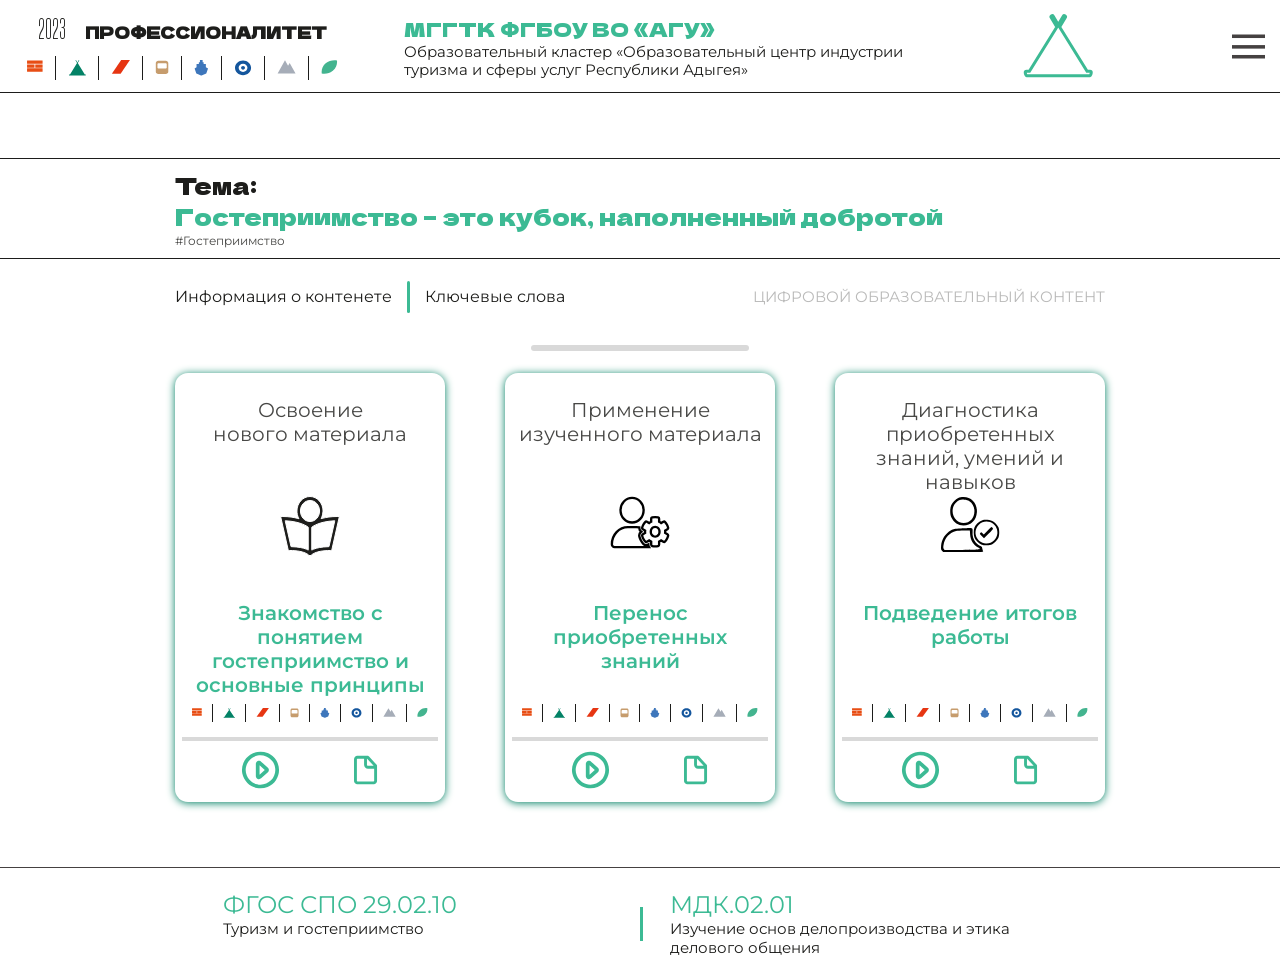
<file: index.html>
<!DOCTYPE html>
<html lang="en">
<head>
    <meta charset="UTF-8">
    <meta name="viewport" content="width=device-width, initial-scale=1.0">
   <!-- Иконки для разных платформ -->
   <link rel="apple-touch-icon" sizes="180x180" href="favicon/apple-touch-icon.png">
   <link rel="icon" type="image/png" sizes="32x32" href="favicon/favicon-32x32.png">
   <link rel="icon" type="image/png" sizes="16x16" href="favicon/favicon-16x16.png">
   <link rel="manifest" href="site.webmanifest">
   <link rel="mask-icon" href="favicon/safari-pinned-tab.svg" color="#35d37d">
   <meta name="msapplication-TileColor" content="#ffffff">
   <meta name="theme-color" content="#ffffff">
   <!-- Стили -->
   <link rel="stylesheet" href="css/index.css">
   <title>Профессионалитет</title>
</head>
<body>
    <!-- Тень для сайта при открытии блоков -->
    <div class="shadow"></div>

    <header class="header">
        <div class="header__container">
            <div class="header__wrapper">
                <div class="professionalism">
                    <div class="professionalism__title-wrap">
                        <span class="professionalism__year">2023</span>
                        <span class="professionalism__title">ПРОФЕССИОНАЛИТЕТ</span>
                    </div>
                    <nav class="nav">
                        <ul class="nav__list">
                            <li class="list__item"><a href="#" class="list__link"><img src="img/header_nav_icons/bricks.svg" alt="img"></a></li>
                            <li class="list__item"><a href="#" class="list__link"><img src="img/header_nav_icons/tent.svg" alt="img"></a></li>
                            <li class="list__item"><a href="#" class="list__link"><img src="img/header_nav_icons/parallelepiped.svg" alt="img"></a></li>
                            <li class="list__item"><a href="#" class="list__link"><img src="img/header_nav_icons/bus.svg" alt="img"></a></li>
                            <li class="list__item"><a href="#" class="list__link"><img src="img/header_nav_icons/ship.svg" alt="img"></a></li>
                            <li class="list__item"><a href="#" class="list__link"><img src="img/header_nav_icons/circle.svg" alt="img"></a></li>
                            <li class="list__item"><a href="#" class="list__link"><img src="img/header_nav_icons/mountain.svg" alt="img"></a></li>
                            <li class="list__item"><a href="#" class="list__link"><img src="img/header_nav_icons/leaflet.svg" alt="img"></a></li>
                        </ul>
                    </nav>
                </div>
                <!-- /professionalism -->
    
                <div class="header-title-wrap">
                    <h2 class="header-title">МГГТК ФГБОУ ВО «АГУ»</h2>
                    <p class="header__subtitle">Образовательный кластер «Образовательный центр индустрии туризма и сферы услуг Республики Адыгея»</p>
                </div>
    
                <div class="logo-wrap">
                    <img src="img/logo/logo.svg" alt="logo" class="logo">
                </div>
                
                <div class="home" style="height: 29px; width: 31px;">
                    
                </div>

                <button class="burger-btn">
                    <img src="img/burger.svg" alt="logo" class="burger-img">
                    <img src="img/burger-dark-mode.svg" alt="logo" class="burger-dark-img hide">
                </button>

                <div class="right-side-menu">
                    <button class="burger-btn-close">Закрыть</button>
                    <div class="right-side-menu__block">
                        <p class="right-side-menu__text">Включить / Выключить темную тему</p>
                        <label class="switch-button" for="switch">
                            <div class="switch-outer">
                            <input id="switch" type="checkbox" class="dark2">
                            <div class="button">
                                <span class="button-toggle"></span>
                                <span class="button-indicator"></span>
                            </div>
                            </div>
                        </label>
                    </div>
                </div>
                <!-- /right-side-menu -->
            </div>
            <!-- /header__wrapper -->
        </div>
        <!-- /header__container -->
    </header>

    <main class="">
        <section class="topic-section">
            <div class="container">
                <div class="topic-section__wrapper">
                    <span class="topic-text">Тема:</span>
                    <h1 class="topic-title">Гостеприимство – это кубок, наполненный добротой</h1>
                    <p class="topic-subtitle">#Гостеприимство</p>
                </div>
                <!-- /topic-section__wrapper -->
            </div>
            <!-- /container -->
        </section>
        <!-- /topic-section -->

        <section class="information">
            <div class="container">
                <div class="information__wrapper">
                    <div class="pop-up-window-wrap">
                        <button type="submit" class="pop-up-window__btn pop-up-window__btn1">Информация о контенете</button>
                        <div class="pop-up-container pop-up-container-info-content">
                            <div class="close-btn-block">
                                <button class="close-btn close-btn1"></button>
                            </div>
                            <div class="pop-up-window" id="aboutContent">
                                
                            </div>
                        </div>
                        <div class="delimiter"></div>
                        <button type="submit" class="pop-up-window__btn pop-up-window__btn2">Ключевые слова</button>
                        <div class="pop-up-container pop-up-container-key-words">
                            <div class="close-btn-block">
                                <button class="close-btn close-btn2"></button>
                            </div>
                            <div class="pop-up-window" id="keyWords">
                                
                            </div>
                        </div>

                        <!-- Поместил здесь тк стили и другие мелочи ну вы поняли я хз -->
                    <!-- Окошко для первой карточки -->
                    <div v class="pop-up-container pop-up-container-card-1">
                        <div class="close-btn-block">
                            <button class="close-btn close-btn3"></button>
                        </div>
                        <div class="pop-up-window" id="pop1">
                            
                        </div>
                    </div>
                    <!-- /pop-up-container-card1 -->
                        <!-- Окошко для второй карточки -->
                        <div class="pop-up-container pop-up-container-card-2">
                            <div class="close-btn-block">
                                <button class="close-btn close-btn4"></button>
                            </div>
                            <div class="pop-up-window" id="pop2">
                                
                            </div>
                        </div>
                        <!-- /pop-up-container-card-2 -->
                        <!-- Окошко для третей карточки -->
                        <div class="pop-up-container pop-up-container-card-3">
                            <div class="close-btn-block">
                                <button class="close-btn close-btn5"></button>
                            </div>
                            <div class="pop-up-window" id="pop3">
                               
                            </div>
                        </div>
                        <!-- /pop-up-container-card-3 -->
                    </div>

                    <div class="information__text-wrap">
                        <p class="information__text">
                            ЦИФРОВОЙ ОБРАЗОВАТЕЛЬНЫЙ КОНТЕНТ 
                        </p>
                    </div>
                </div>
                <!-- /information__wrapper -->
            </div>
            <!-- /container -->
        </section>
        <!-- /information -->

        <section class="cards">
            <div class="container">
                <div class="cards__wrapper">
                    <div class="card-navigation-line center-card"></div>

                    <div class="card">
                        <h3 class="card-title">Освоение <br> нового материала</h3>
                        <div class="card-topic-img__wrap">
                            <img src="img/cards_icon/new-material.svg" alt="img" class="card-topic-img">
                            <img src="img/cards_icon/dark_theme/new-material_dark.svg" alt="img" class="card-topic-img-dark hide">
                        </div>
                        <div class="theme-text">Знакомство с понятием гостеприимство и основные принципы</div>
                        <nav class="nav card__nav">
                            <ul class="nav__list">
                                <li class="list__item"><a href="#" class="list__link"><img src="img/header_nav_icons/bricks.svg" alt="img"></a></li>
                                <li class="list__item"><a href="#" class="list__link"><img src="img/header_nav_icons/tent.svg" alt="img"></a></li>
                                <li class="list__item"><a href="#" class="list__link"><img src="img/header_nav_icons/parallelepiped.svg" alt="img"></a></li>
                                <li class="list__item"><a href="#" class="list__link"><img src="img/header_nav_icons/bus.svg" alt="img"></a></li>
                                <li class="list__item"><a href="#" class="list__link"><img src="img/header_nav_icons/ship.svg" alt="img"></a></li>
                                <li class="list__item"><a href="#" class="list__link"><img src="img/header_nav_icons/circle.svg" alt="img"></a></li>
                                <li class="list__item"><a href="#" class="list__link"><img src="img/header_nav_icons/mountain.svg" alt="img"></a></li>
                                <li class="list__item"><a href="#" class="list__link"><img src="img/header_nav_icons/leaflet.svg" alt="img"></a></li>
                            </ul>
                        </nav>
                        <div class="card-links-wrap">
                            <a href="video-lesson/video.html" class="card__link">
                                <img src="img/cards_icon/icon_play_circle_outline.svg" alt="img">
                            </a>
                            <a class="card__link pop-up-window__btn3">
                                <img src="img/cards_icon/icon_file_outline.svg" alt="img">
                            </a>
                            
                        </div>
                    </div>
                    <!-- /card -->
                    <div class="card">
                        <h3 class="card-title">Применение <br>
                            изученного материала</h3>
                        <div class="card-topic-img__wrap">
                            <img src="img/cards_icon/practive.svg" alt="img" class="card-topic-img">
                            <img src="img/cards_icon/dark_theme/practice_dark.svg" alt="img" class="card-topic-img-dark hide">
                        </div>
                        <div class="theme-text">Перенос приобретенных знаний </div>
                        <nav class="nav card__nav">
                            <ul class="nav__list">
                                <li class="list__item"><a href="#" class="list__link"><img src="img/header_nav_icons/bricks.svg" alt="img"></a></li>
                                <li class="list__item"><a href="#" class="list__link"><img src="img/header_nav_icons/tent.svg" alt="img"></a></li>
                                <li class="list__item"><a href="#" class="list__link"><img src="img/header_nav_icons/parallelepiped.svg" alt="img"></a></li>
                                <li class="list__item"><a href="#" class="list__link"><img src="img/header_nav_icons/bus.svg" alt="img"></a></li>
                                <li class="list__item"><a href="#" class="list__link"><img src="img/header_nav_icons/ship.svg" alt="img"></a></li>
                                <li class="list__item"><a href="#" class="list__link"><img src="img/header_nav_icons/circle.svg" alt="img"></a></li>
                                <li class="list__item"><a href="#" class="list__link"><img src="img/header_nav_icons/mountain.svg" alt="img"></a></li>
                                <li class="list__item"><a href="#" class="list__link"><img src="img/header_nav_icons/leaflet.svg" alt="img"></a></li>
                            </ul>
                        </nav>
                        <div class="card-links-wrap">
                            <a href="virtual-simulator/virtual_simulator.html" class="card__link">
                                <img src="img/cards_icon/icon_play_circle_outline.svg" alt="img">
                            </a>
                            <a class="card__link pop-up-window__btn4">
                                <img src="img/cards_icon/icon_file_outline.svg" alt="img">
                            </a>
                        </div>
                    </div>
                    <!-- /card -->
                    <div class="card">
                        <h3 class="card-title">Диагностика 
                            приобретенных знаний, 
                            умений и навыков</h3>
                        <div class="card-topic-img__wrap">
                            <img src="img/cards_icon/diagnostics.svg" alt="img" class="card-topic-img">
                            <img src="img/cards_icon/dark_theme/diagnostics_dark.svg" alt="img" class="card-topic-img-dark hide">
                        </div>
                        <div class="theme-text">Подведение итогов работы</div>
                        <nav class="nav card__nav">
                            <ul class="nav__list">
                                <li class="list__item"><a href="#" class="list__link"><img src="img/header_nav_icons/bricks.svg" alt="img"></a></li>
                                <li class="list__item"><a href="#" class="list__link"><img src="img/header_nav_icons/tent.svg" alt="img"></a></li>
                                <li class="list__item"><a href="#" class="list__link"><img src="img/header_nav_icons/parallelepiped.svg" alt="img"></a></li>
                                <li class="list__item"><a href="#" class="list__link"><img src="img/header_nav_icons/bus.svg" alt="img"></a></li>
                                <li class="list__item"><a href="#" class="list__link"><img src="img/header_nav_icons/ship.svg" alt="img"></a></li>
                                <li class="list__item"><a href="#" class="list__link"><img src="img/header_nav_icons/circle.svg" alt="img"></a></li>
                                <li class="list__item"><a href="#" class="list__link"><img src="img/header_nav_icons/mountain.svg" alt="img"></a></li>
                                <li class="list__item"><a href="#" class="list__link"><img src="img/header_nav_icons/leaflet.svg" alt="img"></a></li>
                            </ul>
                        </nav>
                        <div class="card-links-wrap">
                            <a href="interactive_simulator/interactive_simulator.html" class="card__link">
                                <img src="img/cards_icon/icon_play_circle_outline.svg" alt="img">
                            </a>
                            <a class="card__link pop-up-window__btn5">
                                <img src="img/cards_icon/icon_file_outline.svg" alt="img">
                            </a>
                        </div>
                    </div>
                    <!-- /card -->
                </div>
                <!-- /cards__wrapper -->
            </div>
            <!-- /container -->        
        </section>
        <!-- /cards -->
    </main>

    <footer class="footer">
        <div class="footer__wrapper">
            <div class="footer__left-side">
                <h4 class="footer-title">
                    ФГОС СПО 29.02.10 
                </h4>
                <p class="footer-subtitle">
                    Туризм и гостеприимство
                </p>
            </div>
            <div class="footer__right-side">
                <h4 class="footer-title">
                    МДК.02.01 
                </h4>
                <p class="footer-subtitle">
                    Изучение основ делопроизводства и этика делового общения
                </p>
            </div>
        </div>
        <!-- /footer__wrapper -->
    </footer>

    <!-- Скрипты (писал неуч) -->
    <script src="script/script.js"></script>
    <script src="script/pop-up-window_script.js"></script>
    <script src="script/burger_script.js"></script>
    <script src="script/dark_theme_script.js"></script>
    <script src="script/marked.min.js"></script>
    <script src="script/pop-up-content.js"></script>

    <!-- Палатки -->
    <div class="tent tent-1"></div>
    <div class="tent tent-2"></div>
    <div class="tent tent-3"></div>
    <div class="tent tent-4"></div>
</body>
</html>
</file>
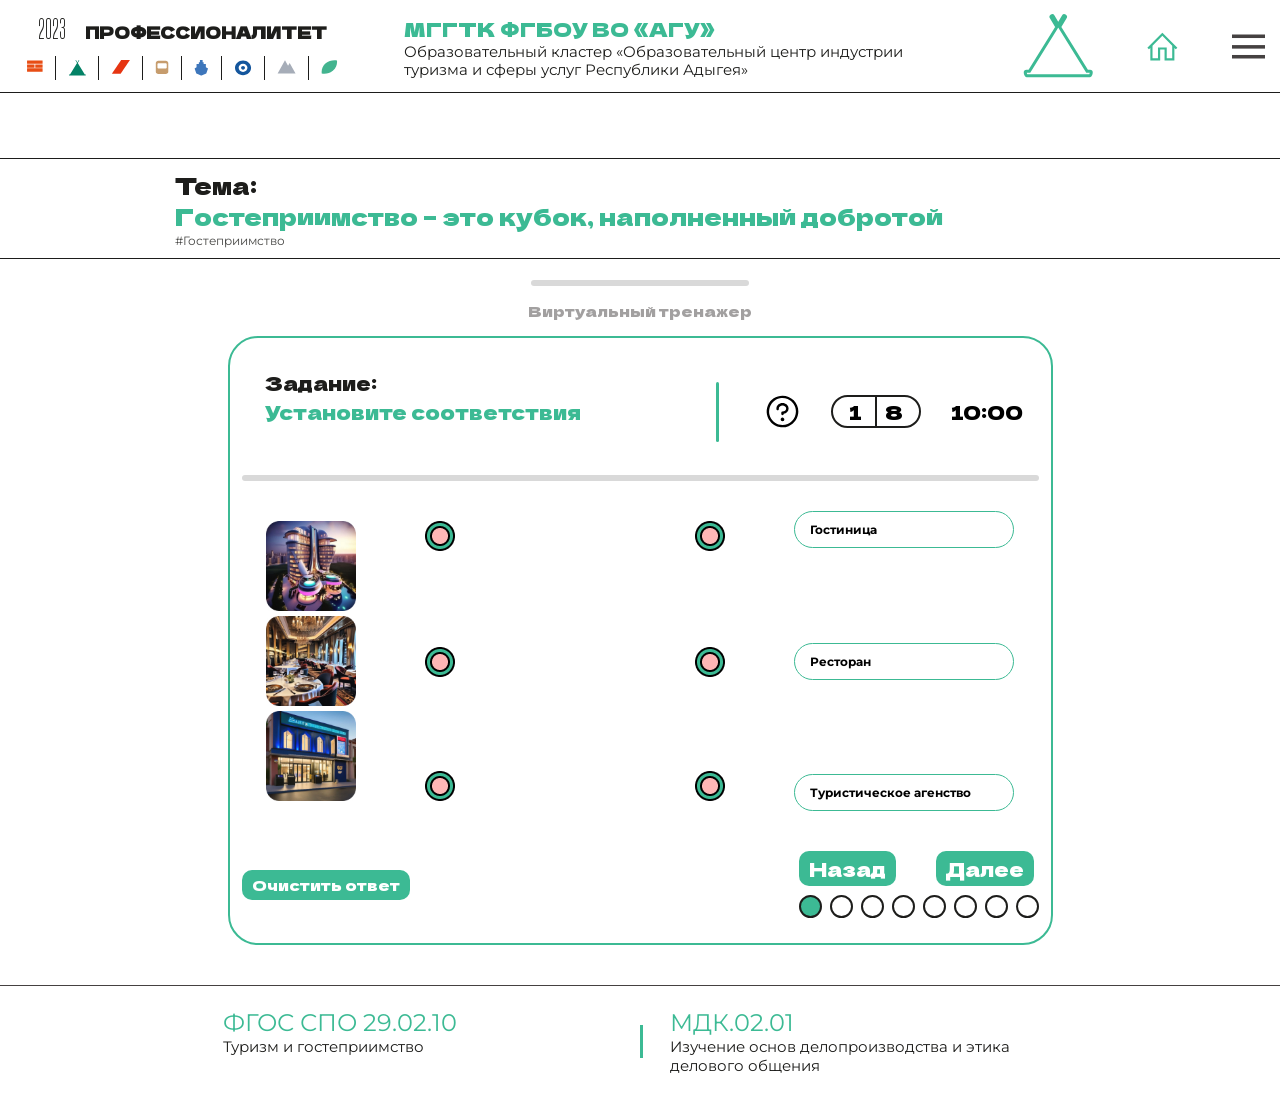
<file: virtual-simulator/virtual_simulator.html>
<!DOCTYPE html>
<html lang="ru">
<head>
    <meta charset="UTF-8">
    <meta name="viewport" content="width=device-width, initial-scale=1.0">
    <!-- Иконки для разных платформ -->
    <link rel="apple-touch-icon" sizes="180x180" href="../favicon/apple-touch-icon.png">
    <link rel="icon" type="image/png" sizes="32x32" href="../favicon/favicon-32x32.png">
    <link rel="icon" type="image/png" sizes="16x16" href="../favicon/favicon-16x16.png">
    <link rel="manifest" href="../site.webmanifest">
    <link rel="mask-icon" href="../favicon/safari-pinned-tab.svg" color="#35d37d">
    <meta name="msapplication-TileColor" content="#ffffff">
    <meta name="theme-color" content="#ffffff">
    <!-- Стили -->
    <link rel="stylesheet" href="css/index.css">
    <title>Виртуальный тренажер</title>
</head>
<body>
    <!-- Тень для сайта при открытии блоков -->
    <div class="shadow"></div>
    
    <header class="header">
        <div class="header__container">
            <div class="header__wrapper">
                <div class="professionalism">
                    <div class="professionalism__title-wrap">
                        <span class="professionalism__year">2023</span>
                        <span class="professionalism__title">ПРОФЕССИОНАЛИТЕТ</span>
                    </div>
                    <nav class="nav">
                        <ul class="nav__list">
                            <li class="list__item"><a href="#" class="list__link"><img src="img/header_nav_icons/bricks.svg" alt="img"></a></li>
                            <li class="list__item"><a href="#" class="list__link"><img src="img/header_nav_icons/tent.svg" alt="img"></a></li>
                            <li class="list__item"><a href="#" class="list__link"><img src="img/header_nav_icons/parallelepiped.svg" alt="img"></a></li>
                            <li class="list__item"><a href="#" class="list__link"><img src="img/header_nav_icons/bus.svg" alt="img"></a></li>
                            <li class="list__item"><a href="#" class="list__link"><img src="img/header_nav_icons/ship.svg" alt="img"></a></li>
                            <li class="list__item"><a href="#" class="list__link"><img src="img/header_nav_icons/circle.svg" alt="img"></a></li>
                            <li class="list__item"><a href="#" class="list__link"><img src="img/header_nav_icons/mountain.svg" alt="img"></a></li>
                            <li class="list__item"><a href="#" class="list__link"><img src="img/header_nav_icons/leaflet.svg" alt="img"></a></li>
                        </ul>
                    </nav>
                </div>
    
                <div class="header-title-wrap">
                    <h2 class="header-title">МГГТК ФГБОУ ВО «АГУ»</h2>
                    <p class="header__subtitle">Образовательный кластер «Образовательный центр индустрии туризма и сферы услуг Республики Адыгея»</p>
                </div>
    
                <div class="logo-wrap">
                    <img src="../img/logo/logo.svg" alt="logo" class="logo">
                </div>
    
                <div class="home">
                    <a href="../index.html"><img src="img/home.svg" alt="go home"></a>
                </div>
    
                <button class="burger-btn">
                    <img src="../img/burger.svg" alt="logo" class="burger-img">
                    <img src="../img/burger-dark-mode.svg" alt="logo" class="burger-dark-img hide">
                </button>
    
                <div class="right-side-menu">
                    <button class="burger-btn-close">Закрыть</button>
                    <div class="right-side-menu__block">
                        <p class="right-side-menu__text">Включить / Выключить темную тему</p>
                        <label class="switch-button" for="switch">
                            <div class="switch-outer">
                            <input id="switch" type="checkbox" class="dark2">
                            <div class="button">
                                <span class="button-toggle"></span>
                                <span class="button-indicator"></span>
                            </div>
                            </div>
                        </label>
                    </div>
                </div>
            </div>
        </div>
        <!-- /header__container -->
    </header>

    <main>
        <section class="topic-section">
            <div class="container">
                <div class="topic-section__wrapper">
                    <span class="topic-text">Тема:</span>
                    <h1 class="topic-title">Гостеприимство – это кубок, наполненный добротой</h1>
                    <p class="topic-subtitle">#Гостеприимство</p>
                </div>
                <!-- /topic-section__wrapper -->
            </div>
            <!-- /container -->
        </section>
        <!-- /topic-section -->

        <section class="virtual-simulator-section">
            <div class="container virtual-simulator__container">
                <div class="card-navigation-line"></div>
                <h4 class="virtual-simulator__title">Виртуальный тренажер</h4>

                <div class="virtual-simulator__wrapper ">
                    <div class="virtual-simulator__header">
                        <div class="task-text-wrap">Задание: <br>
                            <span class="task-text accent-color-text">Установите соответствия</span>
                        </div>
                        <div class="virtual-simulator__header-rigth-side">
                            <div class="delimeter"></div>
                            <div class="question"><img src="img/question.svg" alt="?">
                                <div class="block-answer">
                                    Ваша задача состоит в том, чтобы соединить вопрос с ответом круглишками слева направо
                                </div>
                            </div>
                            <div class="number"><span class="num-now">1</span><span class="all-num">8</span></div>
                            <div class="timer-wrap"><p class="timer">10:00</p></div>
                        </div>
                    </div>
                    <!-- серая разделительная черта, нужна тк там округление и через бордер его не получить, либо я чего то не знаю -->
                    <div class="horizontal-delimeter"></div>

                    <div class="practice-part-wrap practice-part-wrap--active" id="task-1">
                        <div class="connect-task__wrapper">
                            <img src="img/картинки_для_задания_соединить/connect-img-1.jpg" alt="">
                            <img src="img/картинки_для_задания_соединить/connect-img-2.jpg" alt="">
                            <img src="img/картинки_для_задания_соединить/connect-img-3.jpg" alt="">
                        </div>

                        <div class="canvas-wrapper">
                            <div class="canvas-container">
                                <canvas class="canvas" width="300px" height="280px">ERROR</canvas>
                            </div>
                            <img src="img/circle-not-active.png" alt="" class="circle-img img1">
                            <img src="img/circle-not-active.png" alt="" class="circle-img img2">
                            <img src="img/circle-not-active.png" alt="" class="circle-img img3">
                            <img src="img/circle-not-active.png" alt="" class="circle-img img4">
                            <img src="img/circle-not-active.png" alt="" class="circle-img img5">
                            <img src="img/circle-not-active.png" alt="" class="circle-img img6">
                        </div>

                        <div class="connect-task__answer-wrapper">
                            <div class="connect__answer-block">Гостиница</div>
                            <div class="connect__answer-block">Ресторан</div>
                            <div class="connect__answer-block">Туристическое агенство</div>
                        </div>
                    </div>

                    <div class="practice-part-wrap" id="task-2">
                        <form class="variants-checkbox">
                            <div class="variant-checkbox">
                                <div class="checkbox-wrap">
                                    <input type="checkbox">
                                    <i class="check"></i>
                                </div>
                                <div class="text-otvet">
                                    <p>Вежливым и внимательным к гостям</p>
                                </div>
                            </div>
                            <div class="variant-checkbox">
                                <div class="checkbox-wrap">
                                    <input type="checkbox">
                                    <i class="check"></i>
                                </div>
                                <div class="text-otvet">
                                    <p>Красивым и добрым</p>
                                </div>
                            </div>
                            <div class="variant-checkbox">
                                <div class="checkbox-wrap">
                                    <input type="checkbox">
                                    <i class="check"></i>
                                </div>
                                <div class="text-otvet">
                                    <p>Готовым помочь и ответить на вопросы</p>
                                </div>
                            </div>
                            <div class="variant-checkbox">
                                <div class="checkbox-wrap">
                                    <input type="checkbox">
                                    <i class="check"></i>
                                </div>
                                <div class="text-otvet">
                                    <p>Обеспечивать комфорт и удобство гостей</p>
                                </div>
                            </div>
                        </form>
                    </div>

                    <div class="practice-part-wrap" id="task-3">
                        <form action="">
                            <div class="true-false__task">
                                <div class="checkbox-wrap">
                                    <input type="checkbox">
                                    <i class="check"></i>
                                </div>
                                <div class="true-false__text-otvet">
                                    <p>Гостеприимство включает в себя оказание добрых и гостеприимных услуг, заботу о клиентах и создание комфортной атмосферы. Кубок символизирует щедрость, внимание и доброту, которые проявляются при предоставлении услуг гостеприимства</p>
                                </div>
                            </div>
                            <div class="true-false__task">
                                <div class="checkbox-wrap">
                                    <input type="checkbox">
                                    <i class="check"></i>
                                </div>
                                <div class="true-false__text-otvet">
                                    <p>Гостеприимство включает в себя оказание добрых и гостеприимных услуг, заботу о клиентах и создание комфортной атмосферы. Кубок символизирует щедрость, внимание и доброту, которые проявляются при предоставлении услуг гостеприимства</p>
                                </div>
                            </div>
                            <div class="true-false__task">
                                <div class="checkbox-wrap">
                                    <input type="checkbox">
                                    <i class="check"></i>
                                </div>
                                <div class="true-false__text-otvet">
                                    <p>Гостеприимство включает в себя оказание добрых и гостеприимных услуг, заботу о клиентах и создание комфортной атмосферы. Кубок символизирует щедрость, внимание и доброту, которые проявляются при предоставлении услуг гостеприимства</p>
                                </div>
                            </div>
                        </form>
                    </div>

                    <div class="practice-part-wrap" id="task-4">
                        <div class="connect-task__wrapper">
                            <div class="connet__quation-block">Стандартный номер</div>
                            <div class="connet__quation-block">Делюкс номер</div>
                            <div class="connet__quation-block">Сьют</div>
                        </div>

                        <div class="canvas-wrapper">
                            <div class="canvas-container">
                                <canvas class="canvas-2" width="300px" height="280px">ERROR</canvas>
                            </div>
                            <img src="img/circle-not-active.png" alt="" class="circle-img img1 img12">
                            <img src="img/circle-not-active.png" alt="" class="circle-img img2 img22">
                            <img src="img/circle-not-active.png" alt="" class="circle-img img3 img32">
                            <img src="img/circle-not-active.png" alt="" class="circle-img img4 img42">
                            <img src="img/circle-not-active.png" alt="" class="circle-img img5 img52">
                            <img src="img/circle-not-active.png" alt="" class="circle-img img6 img62">
                        </div>

                        <div class="connect-task__answer-wrapper">
                            <div class="connect__answer-block">Просторный номер с отдельной гостиной и спальней</div>
                            <div class="connect__answer-block">Уютный номер с базовыми удобствами</div>
                            <div class="connect__answer-block">Роскошный номер с дополнительными удобствами и сервисомт</div>
                        </div>
                    </div>

                    <div class="practice-part-wrap" id="task-5">
                        <div class="one-varkik-wrap">
                            <p class="one-varkik__quatain">Какое значение имеет гостеприимство в развитии туризма?</p>
                            <div class="true-false__task">
                                <div class="checkbox-wrap">
                                    <input type="checkbox">
                                    <i class="check"></i>
                                </div>
                                <div class="true-false__text-otvet">
                                    <p>Гостеприимство включает в себя оказание добрых и гостеприимных услуг, заботу о клиентах и создание комфортной атмосферы. Кубок символизирует щедрость, внимание и доброту, которые проявляются при предоставлении услуг гостеприимства</p>
                                </div>
                            </div>
                            <div class="true-false__task">
                                <div class="checkbox-wrap">
                                    <input type="checkbox">
                                    <i class="check"></i>
                                </div>
                                <div class="true-false__text-otvet">
                                    <p>Гостеприимство включает в себя оказание добрых и гостеприимных услуг, заботу о клиентах и создание комфортной атмосферы. Кубок символизирует щедрость, внимание и доброту, которые проявляются при предоставлении услуг гостеприимства</p>
                                </div>
                            </div>
                        </div>
                    </div>

                    <div class="practice-part-wrap" id="task-6">
                        <form action="">
                            <div class="text-block">
                                1. «Невероятный вид на океан и роскошные номера с собственными балконами»<br>
                                2. «Аутентичная кухня средиземноморского региона и уютная атмосфера»<br>
                                3. «Организация незабываемых туров по историческим достопримечательностям со знатоками местной культуры»<br>
                                4. «Просторные номера с собственными камиными и садами, идеальные для уединенного отдыха»<br>
                                5. «Инновационные блюда, созданные звездным шеф-поваром, и ресторан с исключительным интерьером»<br>
                                6. «Активный отдых и приключенческие туры в горной местности или на водных трассах»<br>
                                7. «Уникальные спа-процедуры и релаксационные массажи в специально оборудованном спа-салоне»<br>
                                8. «Изысканные номера и первоклассное обслуживание в центре города с богатой историей»<br>
                                9. «Регулярные экскурсии и мероприятия, чтобы открыть местную культуру и традиции гостям»<br>
                                10. «Идеальные места для проведения деловых встреч и конференций с просторными комнатами и современными удобствами»<br>
                            </div>
                            <div class="answers_wrap">
                                <div class="answers-titles">
                                    <p>Гостиница:</p>
                                    <p>Ресторан:</p>
                                    <p>Туристическое агентство:</p>
                                </div>
                                <div class="answers">
                                    <input class="answer1" type="text">
                                    <input class="answer2" type="text">
                                    <input class="answer3" type="text">
                                </div>
                            </div>
                        </form>
                    </div>

                    <div class="practice-part-wrap" id="task-7">
                        <div class="connect-task__wrapper">
                            <div class="connet__quation-block">Радушное гостеприимство</div>
                            <div class="connet__quation-block">Гостеприимство на высшем уровне</div>
                            <div class="connet__quation-block">Гостеприимство в стиле "комфорт"</div>
                        </div>

                        <div class="canvas-wrapper">
                            <div class="canvas-container">
                                <canvas class="canvas-2" width="300px" height="280px">ERROR</canvas>
                            </div>
                            <img src="img/circle-not-active.png" alt="" class="circle-img img1 img12">
                            <img src="img/circle-not-active.png" alt="" class="circle-img img2 img22">
                            <img src="img/circle-not-active.png" alt="" class="circle-img img3 img32">
                            <img src="img/circle-not-active.png" alt="" class="circle-img img4 img42">
                            <img src="img/circle-not-active.png" alt="" class="circle-img img5 img52">
                            <img src="img/circle-not-active.png" alt="" class="circle-img img6 img62">
                        </div>

                        <div class="connect-task__answer-wrapper">
                            <div class="connect__answer-block">Прием гостей в доме, организация праздников и вечеринок, создание приятной атмосферы</div>
                            <div class="connect__answer-block">Организация роскошных приемов и мероприятий, использование услуг лучших ресторанов и отелей, предоставление эксклюзивных услуг</div>
                            <div class="connect__answer-block">Организация комфортабельных условий для гостей, обеспечение их всем необходимым, включая транспорт, услуги гида и переводчика</div>
                        </div>
                    </div>

                    <div class="practice-part-wrap" id="task-8">
                        ПОКА НЕТ
                    </div>

                    <div class="virtual-simulator__footer">
                        <div class="clear-canvas">
                            <button class="clear-btn">Очистить ответ</button>
                        </div>
                        <div class="right-side">
                            <div class="right-side_btn-wrap">
                                <button class="back-btn">Назад</button>
                                <button class="next-btn">Далее</button>
                            </div>
                            <div class="right-side__circles">
                                <div class="circle circle_active" data-button="task-1"></div>
                                <div class="circle" data-button="task-2"></div>
                                <div class="circle" data-button="task-3"></div>
                                <div class="circle" data-button="task-4"></div>
                                <div class="circle" data-button="task-5"></div>
                                <div class="circle" data-button="task-6"></div>
                                <div class="circle" data-button="task-7"></div>
                                <div class="circle" data-button="task-8"></div>
                            </div>
                        </div>
                    </div>
                </div>  
            </div>
        </section>
    </main>

    <footer class="footer">
        <div class="footer__wrapper">
            <div class="footer__left-side">
                <h4 class="footer-title">
                    ФГОС СПО 29.02.10 
                </h4>
                <p class="footer-subtitle">
                    Туризм и гостеприимство
                </p>
            </div>
            <div class="footer__right-side">
                <h4 class="footer-title">
                    МДК.02.01 
                </h4>
                <p class="footer-subtitle">
                    Изучение основ делопроизводства и этика делового общения
                </p>
            </div>
        </div>
        <!-- /footer__wrapper -->
    </footer>

    
    <script src="script/timer.js"></script>
    <script src="script/canvas.js"></script>
    
    <script src="../script/script.js"></script>
    <script src="../script/burger_script.js"></script>
    <script src="script/task-switcher.js"></script>
    <script src="../script/dark_theme_script.js"></script>
    
    <!-- Палатки -->
    <div class="tent tent-1"></div>
    <div class="tent tent-2"></div>
    <div class="tent tent-3"></div>
    <div class="tent tent-4"></div>
</body>
</file>
<file: css/index.css>
@import url('reset.css');
@import url('fonts.css');
@import url('default.css');
@import url('information.css');
@import url('header.css');
@import url('topic_section.css');
@import url('information.css');
@import url('cards.css');
@import url('footer.css');
</file>
<file: virtual-simulator/css/index.css>
@import url('../../css/reset.css');
@import url('../../css/fonts.css');
@import url('../../css/default.css');
@import url('../../css/header.css');
@import url('../../css/topic_section.css');
@import url('select_multiple_answers.css');
@import url('задание_соединить_линии.css');
@import url('true_false.css');
@import url('один_варик.css');
@import url('virtual_simulator.css');
@import url('../../css/footer.css');
</file>
